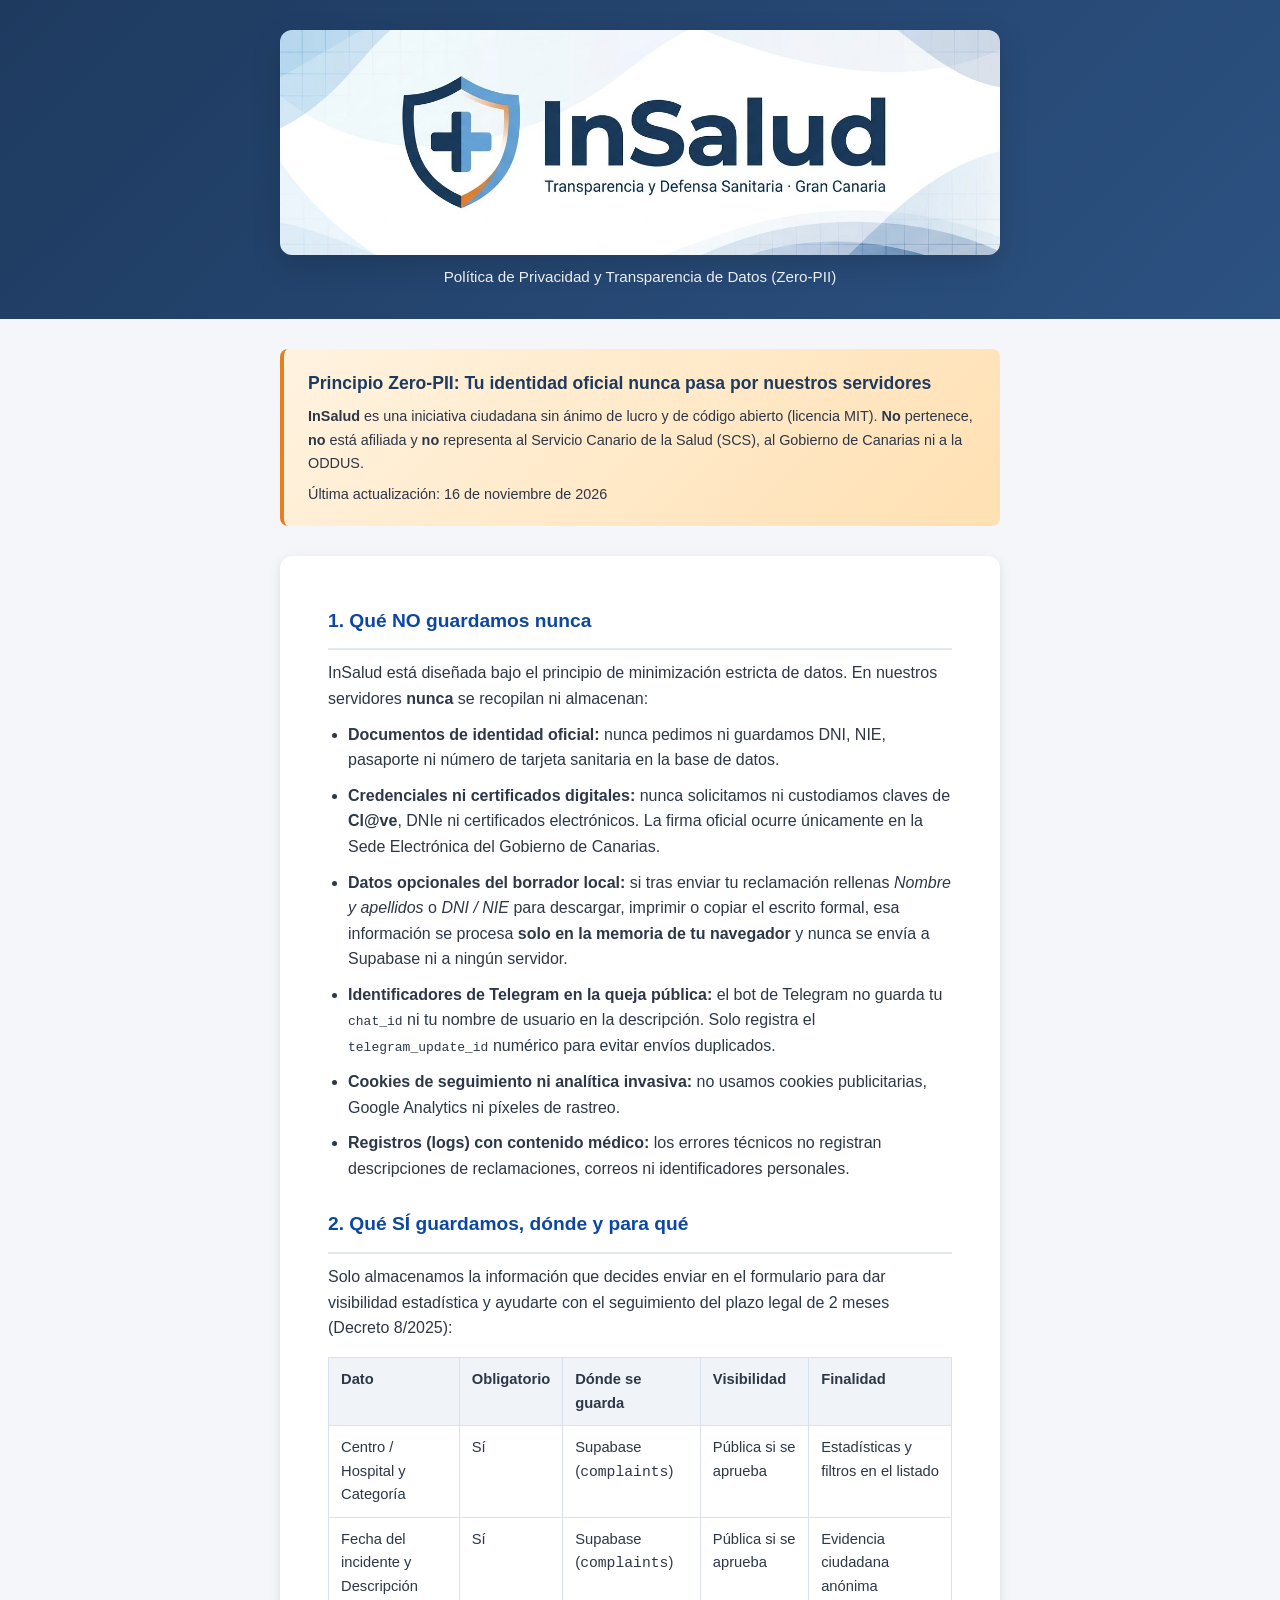
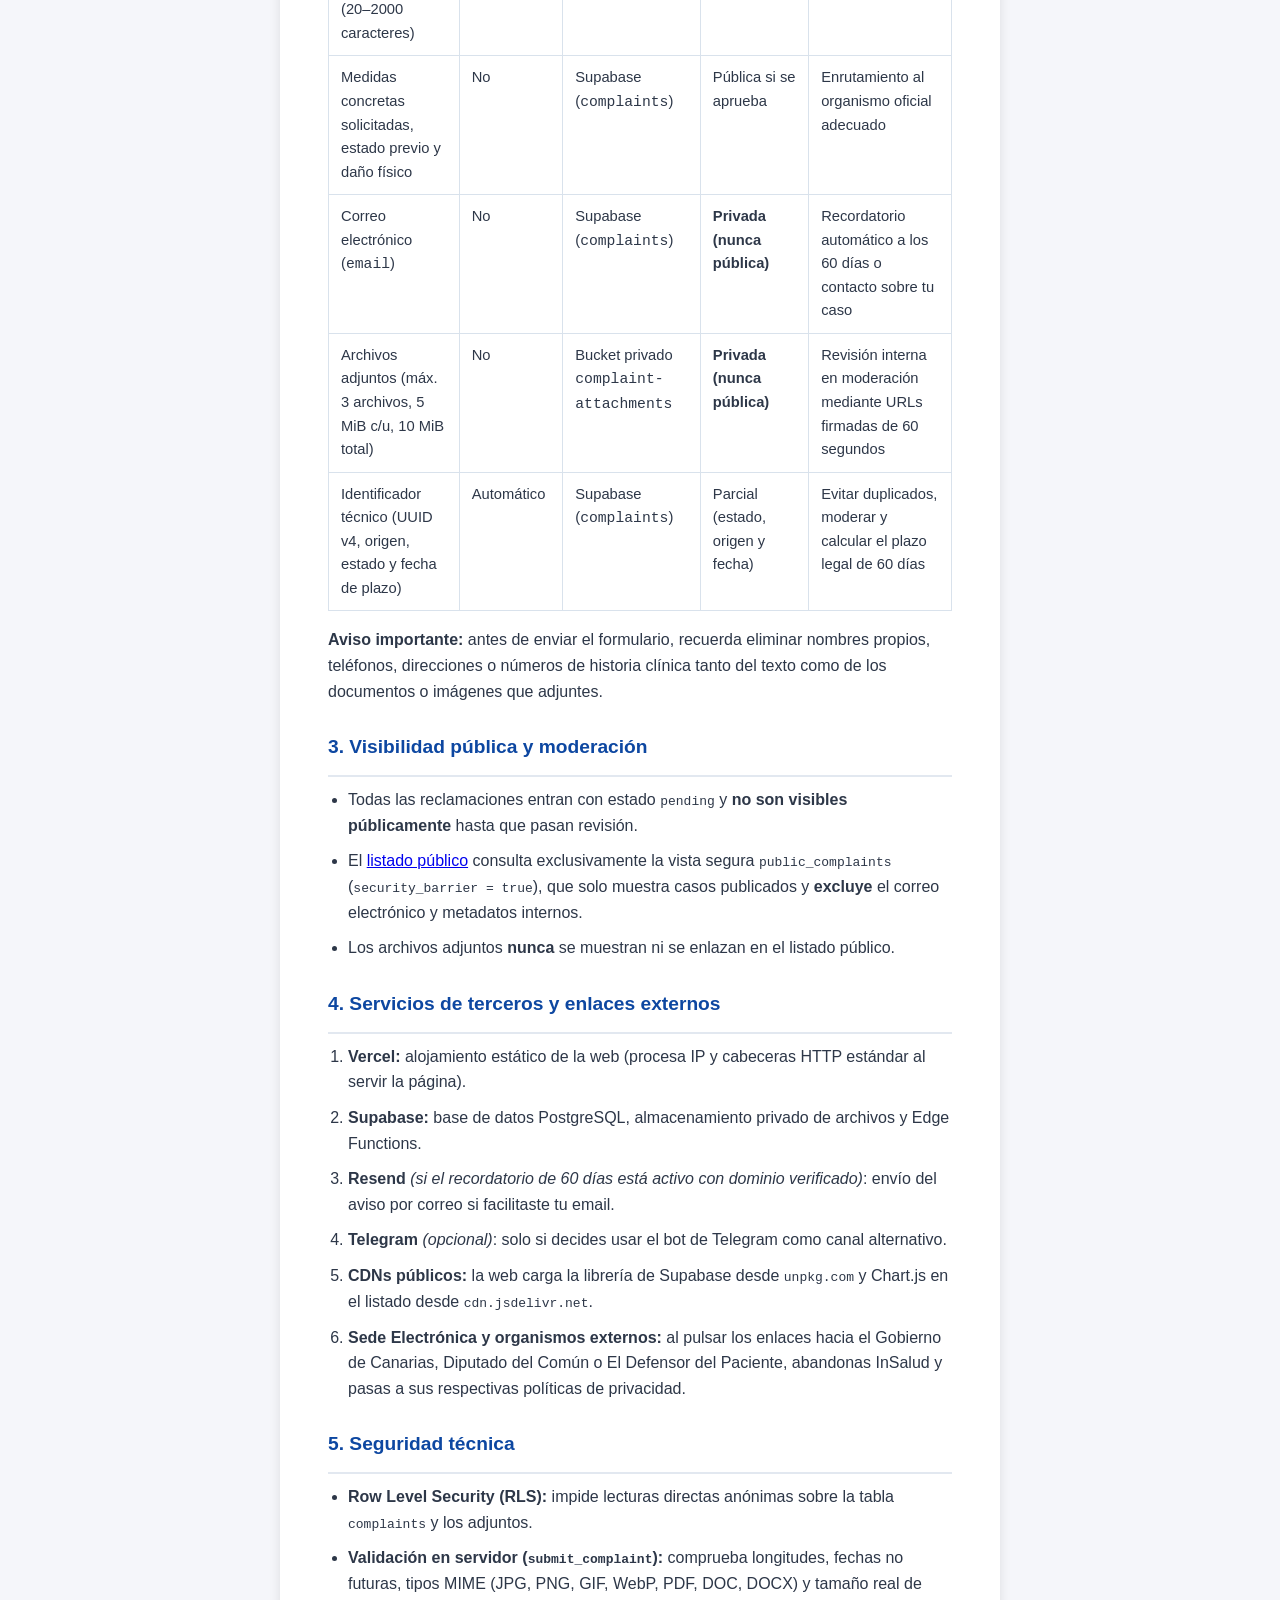
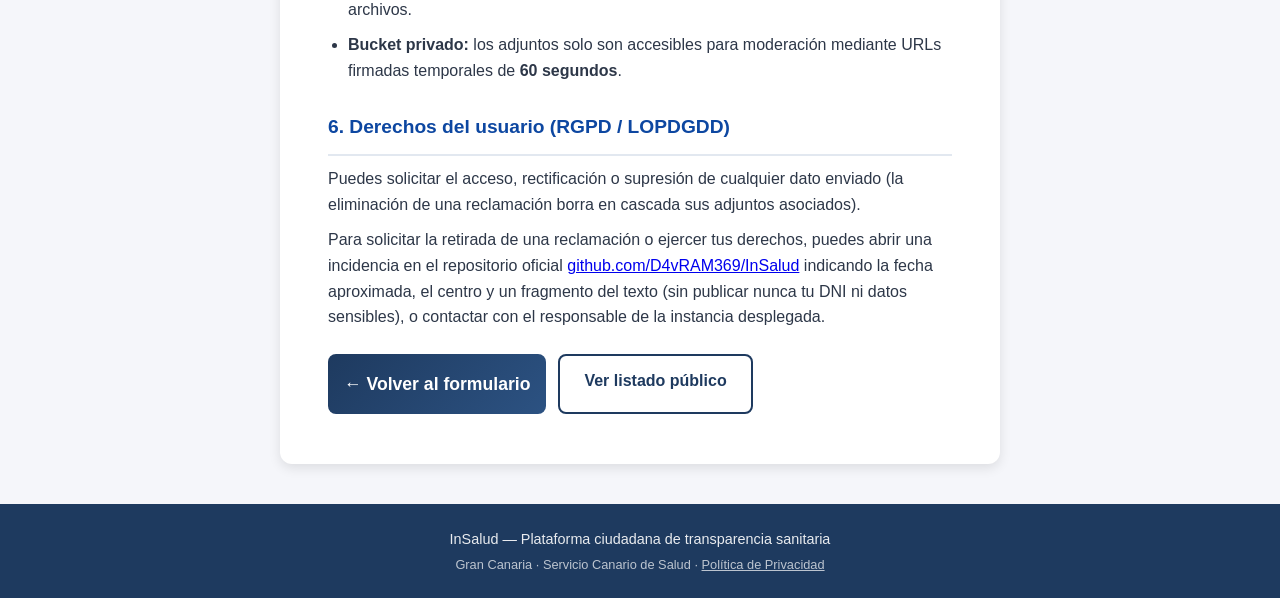
<file: privacidad.html>
<!DOCTYPE html>
<html lang="es">
<head>
  <meta charset="UTF-8">
  <meta name="viewport" content="width=device-width, initial-scale=1.0">
  <title>Política de Privacidad — InSalud</title>
  <meta name="description" content="Política de Privacidad Zero-PII de InSalud: qué datos se guardan, cuáles nunca se recopilan y cómo protegemos tu anonimato.">
  <meta property="og:type" content="website">
  <meta property="og:title" content="Política de Privacidad — InSalud">
  <meta property="og:description" content="Transparencia total sobre qué se guarda y qué no en InSalud. Sin DNI, sin Cl@ve y sin cookies de rastreo.">
  <meta property="og:image" content="https://insalud-lpgc.vercel.app/assets/img/social-preview_insalud_v2.jpg">
  <meta name="twitter:card" content="summary_large_image">
  <link rel="stylesheet" href="css/styles.css">
  <style>
    .privacy-section h2 {
      margin-top: 28px;
      margin-bottom: 10px;
      font-size: 1.2rem;
      color: var(--primary-dark, #0d47a1);
    }
    .privacy-section h2:first-child {
      margin-top: 0;
    }
    .privacy-section p,
    .privacy-section li {
      line-height: 1.6;
      margin-bottom: 10px;
    }
    .privacy-section ul,
    .privacy-section ol {
      padding-left: 20px;
      margin-bottom: 14px;
    }
    .privacy-table-wrap {
      overflow-x: auto;
      margin: 16px 0;
    }
    .privacy-table {
      width: 100%;
      border-collapse: collapse;
      font-size: 0.92rem;
    }
    .privacy-table th,
    .privacy-table td {
      border: 1px solid #d9e2ec;
      padding: 10px 12px;
      text-align: left;
      vertical-align: top;
    }
    .privacy-table th {
      background: #f0f4f8;
      font-weight: 700;
    }
    .privacy-nav {
      display: flex;
      gap: 12px;
      flex-wrap: wrap;
      margin-top: 24px;
    }
  </style>
</head>
<body>

  <!-- HEADER -->
  <header class="header">
    <div class="container">
      <div class="header-content">
        <h1 class="sr-only">InSalud — Política de Privacidad</h1>
        <a class="header-home" href="index.html" aria-label="InSalud — ir al inicio">
          <img class="header-banner" src="assets/img/banner-header.jpg" width="1376" height="430"
               alt="InSalud — Transparencia y Defensa Sanitaria · Gran Canaria">
        </a>
        <p class="tagline">Política de Privacidad y Transparencia de Datos (Zero-PII)</p>
      </div>
    </div>
  </header>

  <!-- MAIN -->
  <main class="container">

    <section class="info-banner">
      <h2>Principio Zero-PII: Tu identidad oficial nunca pasa por nuestros servidores</h2>
      <p><strong>InSalud</strong> es una iniciativa ciudadana sin ánimo de lucro y de código abierto (licencia MIT). <strong>No</strong> pertenece, <strong>no</strong> está afiliada y <strong>no</strong> representa al Servicio Canario de la Salud (SCS), al Gobierno de Canarias ni a la ODDUS.</p>
      <p class="help-text" style="margin-top: 8px;">Última actualización: 16 de noviembre de 2026</p>
    </section>

    <section class="form-section privacy-section">
      <h2>1. Qué NO guardamos nunca</h2>
      <p>InSalud está diseñada bajo el principio de minimización estricta de datos. En nuestros servidores <strong>nunca</strong> se recopilan ni almacenan:</p>
      <ul>
        <li><strong>Documentos de identidad oficial:</strong> nunca pedimos ni guardamos DNI, NIE, pasaporte ni número de tarjeta sanitaria en la base de datos.</li>
        <li><strong>Credenciales ni certificados digitales:</strong> nunca solicitamos ni custodiamos claves de <strong>Cl@ve</strong>, DNIe ni certificados electrónicos. La firma oficial ocurre únicamente en la Sede Electrónica del Gobierno de Canarias.</li>
        <li><strong>Datos opcionales del borrador local:</strong> si tras enviar tu reclamación rellenas <em>Nombre y apellidos</em> o <em>DNI / NIE</em> para descargar, imprimir o copiar el escrito formal, esa información se procesa <strong>solo en la memoria de tu navegador</strong> y nunca se envía a Supabase ni a ningún servidor.</li>
        <li><strong>Identificadores de Telegram en la queja pública:</strong> el bot de Telegram no guarda tu <code>chat_id</code> ni tu nombre de usuario en la descripción. Solo registra el <code>telegram_update_id</code> numérico para evitar envíos duplicados.</li>
        <li><strong>Cookies de seguimiento ni analítica invasiva:</strong> no usamos cookies publicitarias, Google Analytics ni píxeles de rastreo.</li>
        <li><strong>Registros (logs) con contenido médico:</strong> los errores técnicos no registran descripciones de reclamaciones, correos ni identificadores personales.</li>
      </ul>

      <h2>2. Qué SÍ guardamos, dónde y para qué</h2>
      <p>Solo almacenamos la información que decides enviar en el formulario para dar visibilidad estadística y ayudarte con el seguimiento del plazo legal de 2 meses (Decreto 8/2025):</p>

      <div class="privacy-table-wrap">
        <table class="privacy-table">
          <thead>
            <tr>
              <th>Dato</th>
              <th>Obligatorio</th>
              <th>Dónde se guarda</th>
              <th>Visibilidad</th>
              <th>Finalidad</th>
            </tr>
          </thead>
          <tbody>
            <tr>
              <td>Centro / Hospital y Categoría</td>
              <td>Sí</td>
              <td>Supabase (<code>complaints</code>)</td>
              <td>Pública si se aprueba</td>
              <td>Estadísticas y filtros en el listado</td>
            </tr>
            <tr>
              <td>Fecha del incidente y Descripción (20–2000 caracteres)</td>
              <td>Sí</td>
              <td>Supabase (<code>complaints</code>)</td>
              <td>Pública si se aprueba</td>
              <td>Evidencia ciudadana anónima</td>
            </tr>
            <tr>
              <td>Medidas concretas solicitadas, estado previo y daño físico</td>
              <td>No</td>
              <td>Supabase (<code>complaints</code>)</td>
              <td>Pública si se aprueba</td>
              <td>Enrutamiento al organismo oficial adecuado</td>
            </tr>
            <tr>
              <td>Correo electrónico (<code>email</code>)</td>
              <td>No</td>
              <td>Supabase (<code>complaints</code>)</td>
              <td><strong>Privada (nunca pública)</strong></td>
              <td>Recordatorio automático a los 60 días o contacto sobre tu caso</td>
            </tr>
            <tr>
              <td>Archivos adjuntos (máx. 3 archivos, 5 MiB c/u, 10 MiB total)</td>
              <td>No</td>
              <td>Bucket privado <code>complaint-attachments</code></td>
              <td><strong>Privada (nunca pública)</strong></td>
              <td>Revisión interna en moderación mediante URLs firmadas de 60 segundos</td>
            </tr>
            <tr>
              <td>Identificador técnico (UUID v4, origen, estado y fecha de plazo)</td>
              <td>Automático</td>
              <td>Supabase (<code>complaints</code>)</td>
              <td>Parcial (estado, origen y fecha)</td>
              <td>Evitar duplicados, moderar y calcular el plazo legal de 60 días</td>
            </tr>
          </tbody>
        </table>
      </div>
      <p><strong>Aviso importante:</strong> antes de enviar el formulario, recuerda eliminar nombres propios, teléfonos, direcciones o números de historia clínica tanto del texto como de los documentos o imágenes que adjuntes.</p>

      <h2>3. Visibilidad pública y moderación</h2>
      <ul>
        <li>Todas las reclamaciones entran con estado <code>pending</code> y <strong>no son visibles públicamente</strong> hasta que pasan revisión.</li>
        <li>El <a href="listado.html">listado público</a> consulta exclusivamente la vista segura <code>public_complaints</code> (<code>security_barrier = true</code>), que solo muestra casos publicados y <strong>excluye</strong> el correo electrónico y metadatos internos.</li>
        <li>Los archivos adjuntos <strong>nunca</strong> se muestran ni se enlazan en el listado público.</li>
      </ul>

      <h2>4. Servicios de terceros y enlaces externos</h2>
      <ol>
        <li><strong>Vercel:</strong> alojamiento estático de la web (procesa IP y cabeceras HTTP estándar al servir la página).</li>
        <li><strong>Supabase:</strong> base de datos PostgreSQL, almacenamiento privado de archivos y Edge Functions.</li>
        <li><strong>Resend</strong> <em>(si el recordatorio de 60 días está activo con dominio verificado)</em>: envío del aviso por correo si facilitaste tu email.</li>
        <li><strong>Telegram</strong> <em>(opcional)</em>: solo si decides usar el bot de Telegram como canal alternativo.</li>
        <li><strong>CDNs públicos:</strong> la web carga la librería de Supabase desde <code>unpkg.com</code> y Chart.js en el listado desde <code>cdn.jsdelivr.net</code>.</li>
        <li><strong>Sede Electrónica y organismos externos:</strong> al pulsar los enlaces hacia el Gobierno de Canarias, Diputado del Común o El Defensor del Paciente, abandonas InSalud y pasas a sus respectivas políticas de privacidad.</li>
      </ol>

      <h2>5. Seguridad técnica</h2>
      <ul>
        <li><strong>Row Level Security (RLS):</strong> impide lecturas directas anónimas sobre la tabla <code>complaints</code> y los adjuntos.</li>
        <li><strong>Validación en servidor (<code>submit_complaint</code>):</strong> comprueba longitudes, fechas no futuras, tipos MIME (JPG, PNG, GIF, WebP, PDF, DOC, DOCX) y tamaño real de archivos.</li>
        <li><strong>Bucket privado:</strong> los adjuntos solo son accesibles para moderación mediante URLs firmadas temporales de <strong>60 segundos</strong>.</li>
      </ul>

      <h2>6. Derechos del usuario (RGPD / LOPDGDD)</h2>
      <p>Puedes solicitar el acceso, rectificación o supresión de cualquier dato enviado (la eliminación de una reclamación borra en cascada sus adjuntos asociados).</p>
      <p>Para solicitar la retirada de una reclamación o ejercer tus derechos, puedes abrir una incidencia en el repositorio oficial <a href="https://github.com/D4vRAM369/InSalud" target="_blank" rel="noopener noreferrer">github.com/D4vRAM369/InSalud</a> indicando la fecha aproximada, el centro y un fragmento del texto (sin publicar nunca tu DNI ni datos sensibles), o contactar con el responsable de la instancia desplegada.</p>

      <div class="privacy-nav">
        <a href="index.html" class="btn-submit" style="text-decoration:none; display:inline-block; width:auto;">&#8592; Volver al formulario</a>
        <a href="listado.html" class="btn-secondary">Ver listado público</a>
      </div>
    </section>

  </main>

  <!-- FOOTER -->
  <footer class="footer">
    <div class="container">
      <p>InSalud — Plataforma ciudadana de transparencia sanitaria</p>
      <p class="footer-small">Gran Canaria · Servicio Canario de Salud · <a href="privacidad.html" style="color: white;">Política de Privacidad</a></p>
    </div>
  </footer>

</body>
</html>
</file>
<file: css/styles.css>
/* =====================================================
   InSalud — Estilos Principales
   Mobile-first, responsive, diseño médico-profesional
   ===================================================== */

/* === RESET Y VARIABLES === */
:root {
  --color-primary: #1E3A5F;
  --color-primary-light: #2C5282;
  --color-secondary: #4A90D9;
  --color-accent: #E67E22;
  --color-success: #27AE60;
  --color-error: #E74C3C;
  --color-bg: #F5F6FA;
  --color-white: #FFFFFF;
  --color-text: #2D3748;
  --color-text-light: #718096;
  --color-border: #E2E8F0;
  --shadow-sm: 0 1px 3px rgba(0,0,0,0.1);
  --shadow-md: 0 4px 12px rgba(0,0,0,0.1);
  --shadow-lg: 0 10px 30px rgba(0,0,0,0.15);
  --radius: 12px;
  --radius-sm: 8px;
}

* {
  margin: 0;
  padding: 0;
  box-sizing: border-box;
}

body {
  font-family: -apple-system, BlinkMacSystemFont, 'Segoe UI', Roboto, Oxygen, Ubuntu, sans-serif;
  background-color: var(--color-bg);
  color: var(--color-text);
  line-height: 1.6;
  min-height: 100vh;
}

/* === CONTENEDOR === */
.container {
  max-width: 800px;
  margin: 0 auto;
  padding: 0 20px;
}

/* === HEADER === */
.header {
  background: linear-gradient(135deg, var(--color-primary) 0%, var(--color-primary-light) 100%);
  color: var(--color-white);
  padding: 30px 0;
  text-align: center;
}

.header-content {
  display: flex;
  flex-direction: column;
  align-items: center;
  gap: 10px;
}

.logo {
  display: flex;
  align-items: center;
  gap: 12px;
}

.logo-icon {
  font-size: 2.5rem;
}

.logo h1 {
  font-size: 2.2rem;
  font-weight: 800;
  letter-spacing: -0.5px;
}

.tagline {
  font-size: 0.95rem;
  opacity: 0.9;
  max-width: 500px;
}

/* === BANNER DE CABECERA === */
.header-home {
  display: block;
  width: 100%;
}

.header-home:focus-visible {
  outline: 3px solid var(--color-accent);
  outline-offset: 4px;
  border-radius: var(--radius);
}

.header-banner {
  display: block;
  width: 100%;
  height: auto;
  border-radius: var(--radius);
  box-shadow: var(--shadow-lg);
}

/* === BANNER INFORMATIVO === */
.info-banner {
  background: linear-gradient(135deg, #FFF3E0 0%, #FFE0B2 100%);
  border-left: 4px solid var(--color-accent);
  padding: 20px 24px;
  margin: 30px 0;
  border-radius: var(--radius-sm);
}

.info-banner h2 {
  font-size: 1.1rem;
  color: var(--color-primary);
  margin-bottom: 8px;
}

.info-banner p {
  font-size: 0.9rem;
  color: var(--color-text);
}

/* === FORMULARIO === */
.form-section {
  background: var(--color-white);
  padding: 30px 24px;
  border-radius: var(--radius);
  box-shadow: var(--shadow-md);
  margin-bottom: 30px;
}

.form-section h2 {
  font-size: 1.5rem;
  color: var(--color-primary);
  margin-bottom: 24px;
  padding-bottom: 12px;
  border-bottom: 2px solid var(--color-border);
}

.form-group {
  margin-bottom: 20px;
}

.form-group label {
  display: block;
  font-weight: 600;
  margin-bottom: 6px;
  color: var(--color-text);
  font-size: 0.95rem;
}

.required {
  color: var(--color-error);
}

.form-group input[type="text"],
.form-group input[type="email"],
.form-group input[type="date"],
.form-group select,
.form-group textarea {
  width: 100%;
  padding: 12px 14px;
  border: 2px solid var(--color-border);
  border-radius: var(--radius-sm);
  font-size: 1rem;
  font-family: inherit;
  transition: border-color 0.2s, box-shadow 0.2s;
  background: var(--color-white);
}

.form-group input:focus,
.form-group select:focus,
.form-group textarea:focus {
  outline: none;
  border-color: var(--color-secondary);
  box-shadow: 0 0 0 3px rgba(74, 144, 217, 0.15);
}

.form-group textarea {
  resize: vertical;
  min-height: 120px;
}

.form-group select {
  cursor: pointer;
  appearance: none;
  background-image: url("data:image/svg+xml,%3Csvg xmlns='http://www.w3.org/2000/svg' width='12' height='12' viewBox='0 0 12 12'%3E%3Cpath fill='%23718096' d='M6 8L1 3h10z'/%3E%3C/svg%3E");
  background-repeat: no-repeat;
  background-position: right 14px center;
  padding-right: 40px;
}

.help-text {
  display: block;
  font-size: 0.82rem;
  color: var(--color-text-light);
  margin-top: 4px;
}

.char-count {
  display: block;
  text-align: right;
  font-size: 0.8rem;
  color: var(--color-text-light);
  margin-top: 4px;
}

/* === FILE UPLOAD === */
.file-upload {
  border: 2px dashed var(--color-border);
  border-radius: var(--radius-sm);
  padding: 30px 20px;
  text-align: center;
  cursor: pointer;
  transition: border-color 0.2s, background 0.2s;
  position: relative;
}

.file-upload:hover,
.file-upload.dragover {
  border-color: var(--color-secondary);
  background: rgba(74, 144, 217, 0.05);
}

.file-input {
  position: absolute;
  top: 0;
  left: 0;
  width: 100%;
  height: 100%;
  opacity: 0;
  cursor: pointer;
}

.upload-icon {
  font-size: 2rem;
  display: block;
  margin-bottom: 8px;
}

.file-upload-label p {
  margin: 4px 0;
  font-size: 0.9rem;
  color: var(--color-text-light);
}

.file-list {
  margin-top: 12px;
}

.file-item {
  display: flex;
  align-items: center;
  justify-content: space-between;
  padding: 8px 12px;
  background: var(--color-bg);
  border-radius: var(--radius-sm);
  margin-bottom: 6px;
  font-size: 0.85rem;
}

.file-item .file-name {
  flex: 1;
  overflow: hidden;
  text-overflow: ellipsis;
  white-space: nowrap;
}

.file-item .file-remove {
  background: none;
  border: none;
  color: var(--color-error);
  cursor: pointer;
  font-size: 1.1rem;
  padding: 0 4px;
}

/* === DISCLAIMER === */
.disclaimer-group {
  background: #FFF3E0;
  padding: 16px;
  border-radius: var(--radius-sm);
  border: 1px solid #FFE0B2;
}

.checkbox-label {
  display: flex;
  align-items: flex-start;
  gap: 12px;
  cursor: pointer;
  font-size: 0.88rem;
  line-height: 1.5;
}

.checkbox-label input[type="checkbox"] {
  width: 20px;
  height: 20px;
  margin-top: 2px;
  flex-shrink: 0;
  cursor: pointer;
}

.disclaimer-text {
  color: var(--color-text);
}

.disclaimer-text strong {
  color: var(--color-accent);
}

/* === BOTONES === */
.btn-submit {
  width: 100%;
  padding: 16px;
  background: linear-gradient(135deg, var(--color-primary) 0%, var(--color-primary-light) 100%);
  color: var(--color-white);
  border: none;
  border-radius: var(--radius-sm);
  font-size: 1.1rem;
  font-weight: 700;
  cursor: pointer;
  transition: transform 0.2s, box-shadow 0.2s;
}

.btn-submit:hover {
  transform: translateY(-2px);
  box-shadow: var(--shadow-lg);
}

.btn-submit:active {
  transform: translateY(0);
}

.btn-submit:disabled {
  opacity: 0.6;
  cursor: not-allowed;
  transform: none;
}

.btn-secondary {
  display: inline-block;
  padding: 12px 24px;
  background: var(--color-white);
  color: var(--color-primary);
  border: 2px solid var(--color-primary);
  border-radius: var(--radius-sm);
  font-size: 1rem;
  font-weight: 600;
  cursor: pointer;
  text-decoration: none;
  transition: background 0.2s, color 0.2s;
}

.btn-secondary:hover {
  background: var(--color-primary);
  color: var(--color-white);
}

/* === MENSAJES === */
.success-message,
.error-message {
  text-align: center;
  padding: 40px 24px;
  border-radius: var(--radius);
  margin-bottom: 30px;
}

.success-message {
  background: linear-gradient(135deg, #E8F5E9 0%, #C8E6C9 100%);
  border: 1px solid #A5D6A7;
}

.error-message {
  background: linear-gradient(135deg, #FFEBEE 0%, #FFCDD2 100%);
  border: 1px solid #EF9A9A;
}

.success-icon,
.error-icon {
  font-size: 3rem;
  margin-bottom: 12px;
}

.success-icon {
  color: var(--color-success);
}

.error-icon {
  color: var(--color-error);
}

.success-message h3,
.error-message h3 {
  font-size: 1.3rem;
  margin-bottom: 8px;
  color: var(--color-text);
}

.success-detail {
  font-size: 0.9rem;
  color: var(--color-text-light);
  margin-top: 8px;
}

/* === CTA SECTION === */
.cta-section {
  text-align: center;
  background: var(--color-white);
  padding: 40px 24px;
  border-radius: var(--radius);
  box-shadow: var(--shadow-sm);
  margin-bottom: 30px;
}

.cta-section h2 {
  font-size: 1.3rem;
  color: var(--color-primary);
  margin-bottom: 12px;
}

.cta-section p {
  color: var(--color-text-light);
  margin-bottom: 20px;
}

/* === FOOTER === */
.footer {
  background: var(--color-primary);
  color: var(--color-white);
  text-align: center;
  padding: 24px 0;
  margin-top: 40px;
}

.footer p {
  font-size: 0.9rem;
  opacity: 0.9;
}

.footer-small {
  font-size: 0.8rem !important;
  opacity: 0.7 !important;
  margin-top: 4px;
}

/* === RESPONSIVE === */
@media (min-width: 640px) {
  .form-section {
    padding: 40px 36px;
  }

  .logo h1 {
    font-size: 2.5rem;
  }
}

@media (min-width: 1024px) {
  .container {
    padding: 0 40px;
  }

  .form-section {
    padding: 50px 48px;
  }
}


.success-message h3 {
  color: var(--color-primary);
  font-size: 1.6rem;
  margin-bottom: 15px;
}

.success-actions {
  display: grid;
  grid-template-columns: 1fr;
  gap: 20px;
  margin-top: 30px;
  text-align: left;
}

@media (min-width: 640px) {
  .success-actions {
    grid-template-columns: 1fr 1fr;
  }
}

.action-card {
  background: rgba(255, 255, 255, 0.5);
  padding: 20px;
  border-radius: var(--radius-sm);
  border: 1px solid var(--color-border);
  display: flex;
  flex-direction: column;
  justify-content: space-between;
}

.action-card h4 {
  margin-bottom: 10px;
  color: var(--color-primary);
  font-size: 1.1rem;
}

.action-card p {
  font-size: 0.85rem;
  margin-bottom: 15px;
  color: var(--color-text);
}

.formal-action {
  background: linear-gradient(135deg, #FFF8E1 0%, #FFFDE7 100%);
  border-color: #FFE082;
}

.small-hint {
  font-size: 0.75rem !important;
  color: var(--color-text-light) !important;
  margin-top: 10px;
  margin-bottom: 0 !important;
}

.btn-text-only {
  background: none;
  border: none;
  color: var(--color-text-light);
  text-decoration: underline;
  cursor: pointer;
  font-size: 0.9rem;
}

.btn-accent {
  background-color: var(--color-accent);
  color: white;
  border: none;
  padding: 10px 16px;
  border-radius: var(--radius-sm);
  font-weight: 700;
  cursor: pointer;
  text-align: center;
  text-decoration: none;
  transition: background-color 0.2s;
}

.btn-accent:hover {
  background-color: #D35400;
}

/* === UI/UX MEJORADO (FASE 4) === */

/* Toast notifications */
.toast-container {
  position: fixed;
  bottom: 20px;
  right: 20px;
  z-index: 1000;
}
.toast {
  background: var(--color-text);
  color: white;
  padding: 12px 20px;
  border-radius: var(--radius-sm);
  margin-top: 10px;
  box-shadow: var(--shadow-md);
  animation: slideIn 0.3s ease-out;
}
@keyframes slideIn {
  from { transform: translateX(100%); }
  to { transform: translateX(0); }
}

/* Skeleton Loaders */
.skeleton {
  background: linear-gradient(90deg, var(--color-border) 25%, #f0f0f0 50%, var(--color-border) 75%);
  background-size: 200% 100%;
  animation: loading 1.5s infinite;
  border-radius: 4px;
}
@keyframes loading {
  0% { background-position: 200% 0; }
  100% { background-position: -200% 0; }
}

/* Accessibility Focus States */
:focus-visible {
  outline: 3px solid var(--color-secondary);
  outline-offset: 2px;
}

/* Touch targets */
button, select, input[type="submit"] {
  min-height: 48px;
}

/* === UTILIDADES === */
.sr-only {
  position: absolute;
  width: 1px;
  height: 1px;
  padding: 0;
  margin: -1px;
  overflow: hidden;
  clip: rect(0,0,0,0);
  white-space: nowrap;
  border: 0;
}

/* === PIPELINE DE DEFENSA Y ENRUTAMIENTO === */
.help-inline {
  font-weight: 400;
  font-size: 0.85rem;
  color: var(--color-text-light);
}

.measures-grid {
  display: grid;
  grid-template-columns: 1fr;
  gap: 8px;
  margin: 8px 0 12px;
}

@media (min-width: 640px) {
  .measures-grid {
    grid-template-columns: 1fr 1fr;
  }
}

.measure-option {
  display: flex;
  align-items: flex-start;
  gap: 8px;
  padding: 10px 12px;
  background: #f8fafc;
  border: 1px solid #e2e8f0;
  border-radius: var(--radius-sm);
  font-size: 0.9rem;
  cursor: pointer;
}

.measure-option input[type="checkbox"] {
  margin-top: 3px;
  width: auto;
}

.local-identity-box {
  background: rgba(255, 255, 255, 0.75);
  border: 1px dashed #90a4ae;
  border-radius: var(--radius-sm);
  padding: 12px;
  margin: 12px 0;
  text-align: left;
}

.local-identity-fields {
  display: grid;
  grid-template-columns: 1fr;
  gap: 8px;
  margin-top: 8px;
}

@media (min-width: 640px) {
  .local-identity-fields {
    grid-template-columns: 2fr 1fr;
  }
}

.local-identity-fields input {
  width: 100%;
  padding: 8px 10px;
  border: 1px solid #cbd5e1;
  border-radius: var(--radius-sm);
  font-size: 0.9rem;
}

.formal-buttons {
  display: flex;
  flex-direction: column;
  gap: 10px;
  margin-top: 12px;
}

.btn-official-link {
  text-decoration: none;
  text-align: center;
  display: inline-block;
}

.secondary-routes {
  margin-top: 14px;
  display: flex;
  flex-direction: column;
  gap: 6px;
  text-align: left;
}

.secondary-route-link {
  display: inline-block;
  font-size: 0.88rem;
  color: var(--color-primary);
  text-decoration: underline;
}

/* === ANTI-SPAM HONEYPOT, PRIVACIDAD E IMPRESIÓN PDF === */
.honeypot-field {
  position: absolute;
  left: -9999px;
  width: 1px;
  height: 1px;
  overflow: hidden;
  opacity: 0;
  pointer-events: none;
}

.privacy-details {
  margin-top: 10px;
  font-size: 0.82rem;
  opacity: 0.9;
}

.privacy-details summary {
  cursor: pointer;
  text-decoration: underline;
}

.privacy-details p {
  max-width: 680px;
  margin: 8px auto 0;
  line-height: 1.5;
}

.footer-chips {
  display: flex;
  flex-wrap: wrap;
  justify-content: center;
  align-items: flex-start;
  gap: 10px;
  margin: 16px auto 12px;
}

.footer-chip-details {
  display: inline-block;
}

.footer-chip-details[open] {
  flex-basis: 100%;
}

.footer-chip {
  display: inline-flex;
  align-items: center;
  gap: 6px;
  padding: 8px 16px;
  border-radius: 999px;
  background: rgba(255, 255, 255, 0.12);
  border: 1px solid rgba(255, 255, 255, 0.28);
  color: var(--color-white);
  font-size: 0.88rem;
  font-weight: 500;
  text-decoration: none;
  cursor: pointer;
  list-style: none;
  transition: background 0.2s ease, border-color 0.2s ease, transform 0.15s ease;
}

.footer-chip::-webkit-details-marker {
  display: none;
}

.footer-chip:hover {
  background: rgba(255, 255, 255, 0.22);
  border-color: rgba(255, 255, 255, 0.5);
  transform: translateY(-1px);
}

.footer-chip-details[open] > .footer-chip {
  background: rgba(255, 255, 255, 0.22);
  border-color: rgba(255, 255, 255, 0.5);
}

.footer-why-box {
  max-width: 680px;
  margin: 12px auto 4px;
  padding: 16px 20px;
  border-radius: var(--radius-sm);
  background: rgba(255, 255, 255, 0.1);
  border: 1px solid rgba(255, 255, 255, 0.2);
  text-align: left;
}

.footer-why-box p {
  font-size: 0.88rem;
  line-height: 1.6;
  opacity: 0.95;
}

.footer-why-box p + p {
  margin-top: 10px;
}

.printable-draft {
  display: none;
}

@media print {
  body * {
    visibility: hidden;
  }
  .printable-draft,
  .printable-draft * {
    visibility: visible;
  }
  .printable-draft {
    display: block;
    position: absolute;
    left: 0;
    top: 0;
    width: 100%;
    padding: 24px;
    font-family: Georgia, serif;
    font-size: 11pt;
    line-height: 1.5;
    white-space: pre-wrap;
    color: #000;
    background: #fff;
  }
}

/* === ONBOARDING ("¿Cómo funciona?") === */
.info-banner-row {
  display: flex;
  flex-wrap: wrap;
  align-items: center;
  justify-content: space-between;
  gap: 14px;
}

.info-banner-row > div {
  flex: 1 1 320px;
}

.btn-how-it-works {
  background: var(--color-primary);
  color: var(--color-white);
  border: none;
  border-radius: var(--radius-sm);
  padding: 10px 16px;
  font-size: 0.9rem;
  font-weight: 600;
  cursor: pointer;
  white-space: nowrap;
  transition: background-color 0.2s, transform 0.1s;
}

.btn-how-it-works:hover {
  background: var(--color-primary-light);
}

.btn-how-it-works:focus-visible {
  outline: 3px solid var(--color-accent);
  outline-offset: 2px;
}

.onboarding-dialog {
  margin: auto;
  width: min(520px, calc(100vw - 32px));
  max-height: calc(100dvh - 32px);
  overflow-y: auto;
  border: none;
  border-radius: var(--radius);
  padding: 24px;
  background: var(--color-white);
  color: var(--color-text);
  box-shadow: var(--shadow-lg);
}

/* Evita que el scroll dentro del modal o sobre el fondo mueva la página detrás. */
dialog:modal {
  overscroll-behavior: contain;
}

dialog::backdrop {
  background: rgba(15, 23, 42, 0.55);
  backdrop-filter: blur(2px);
  overflow: hidden;
  overscroll-behavior: contain;
}

.onboarding-header {
  display: flex;
  align-items: center;
  justify-content: space-between;
  margin-bottom: 10px;
}

.onboarding-badge {
  display: inline-block;
  background: #EBF4FF;
  color: var(--color-primary);
  font-size: 0.78rem;
  font-weight: 700;
  text-transform: uppercase;
  letter-spacing: 0.04em;
  padding: 4px 10px;
  border-radius: 999px;
}

.onboarding-close {
  background: transparent;
  border: 1px solid var(--color-border);
  border-radius: 50%;
  width: 34px;
  height: 34px;
  font-size: 1.3rem;
  line-height: 1;
  color: var(--color-text-light);
  cursor: pointer;
  display: inline-flex;
  align-items: center;
  justify-content: center;
}

.onboarding-close:hover {
  background: var(--color-bg);
  color: var(--color-primary);
}

.onboarding-title {
  font-size: 1.35rem;
  color: var(--color-primary);
  margin-bottom: 6px;
}

.onboarding-subtitle {
  font-size: 0.9rem;
  color: var(--color-text-light);
  margin-bottom: 12px;
}

.onboarding-pipeline {
  display: flex;
  flex-wrap: wrap;
  align-items: center;
  gap: 6px;
  margin-bottom: 16px;
  font-size: 0.78rem;
  color: var(--color-text-light);
}

.onboarding-pipeline span:nth-child(odd) {
  background: var(--color-bg);
  border: 1px solid var(--color-border);
  padding: 3px 8px;
  border-radius: 999px;
  font-weight: 600;
  color: var(--color-primary);
}

.onboarding-pipeline span.is-current {
  background: var(--color-primary);
  border-color: var(--color-primary);
  color: var(--color-white);
}

.onboarding-step {
  background: var(--color-bg);
  border: 1px solid var(--color-border);
  border-radius: var(--radius-sm);
  padding: 20px 18px;
  min-height: 165px;
}

.onboarding-step-icon {
  font-size: 2rem;
  margin-bottom: 8px;
}

.onboarding-step h3 {
  font-size: 1.05rem;
  color: var(--color-primary);
  margin-bottom: 8px;
}

.onboarding-step p {
  font-size: 0.94rem;
  color: var(--color-text);
  line-height: 1.55;
}

.onboarding-disclaimer {
  margin-top: 12px;
  padding: 10px 12px;
  border-radius: var(--radius-sm);
  background: #FFF8E1;
  border-left: 3px solid var(--color-accent);
  font-size: 0.84rem;
  line-height: 1.45;
  color: var(--color-text);
}

.onboarding-disclaimer-legal {
  background: #FDEDEC;
  border-left-color: var(--color-error);
}

.onboarding-dots {
  display: flex;
  justify-content: center;
  gap: 8px;
  margin: 16px 0;
}

.onboarding-dot {
  width: 10px;
  height: 10px;
  padding: 0;
  border-radius: 999px;
  border: none;
  background: var(--color-border);
  cursor: pointer;
  transition: width 0.2s, background-color 0.2s;
}

.onboarding-dot.is-active {
  width: 24px;
  background: var(--color-primary);
}

.onboarding-footer {
  display: flex;
  align-items: center;
  justify-content: space-between;
  gap: 10px;
  padding-top: 12px;
  border-top: 1px solid var(--color-border);
}

.onboarding-counter {
  font-size: 0.85rem;
  color: var(--color-text-light);
  margin-right: auto;
}

.btn-onboarding-primary,
.btn-onboarding-secondary {
  border-radius: var(--radius-sm);
  padding: 10px 16px;
  font-size: 0.92rem;
  font-weight: 600;
  cursor: pointer;
}

.btn-onboarding-primary {
  background: var(--color-primary);
  color: var(--color-white);
  border: none;
}

.btn-onboarding-primary:hover {
  background: var(--color-primary-light);
}

.btn-onboarding-secondary {
  background: var(--color-white);
  color: var(--color-primary);
  border: 1px solid var(--color-border);
}

.btn-onboarding-secondary:hover {
  background: var(--color-bg);
}
</file>
